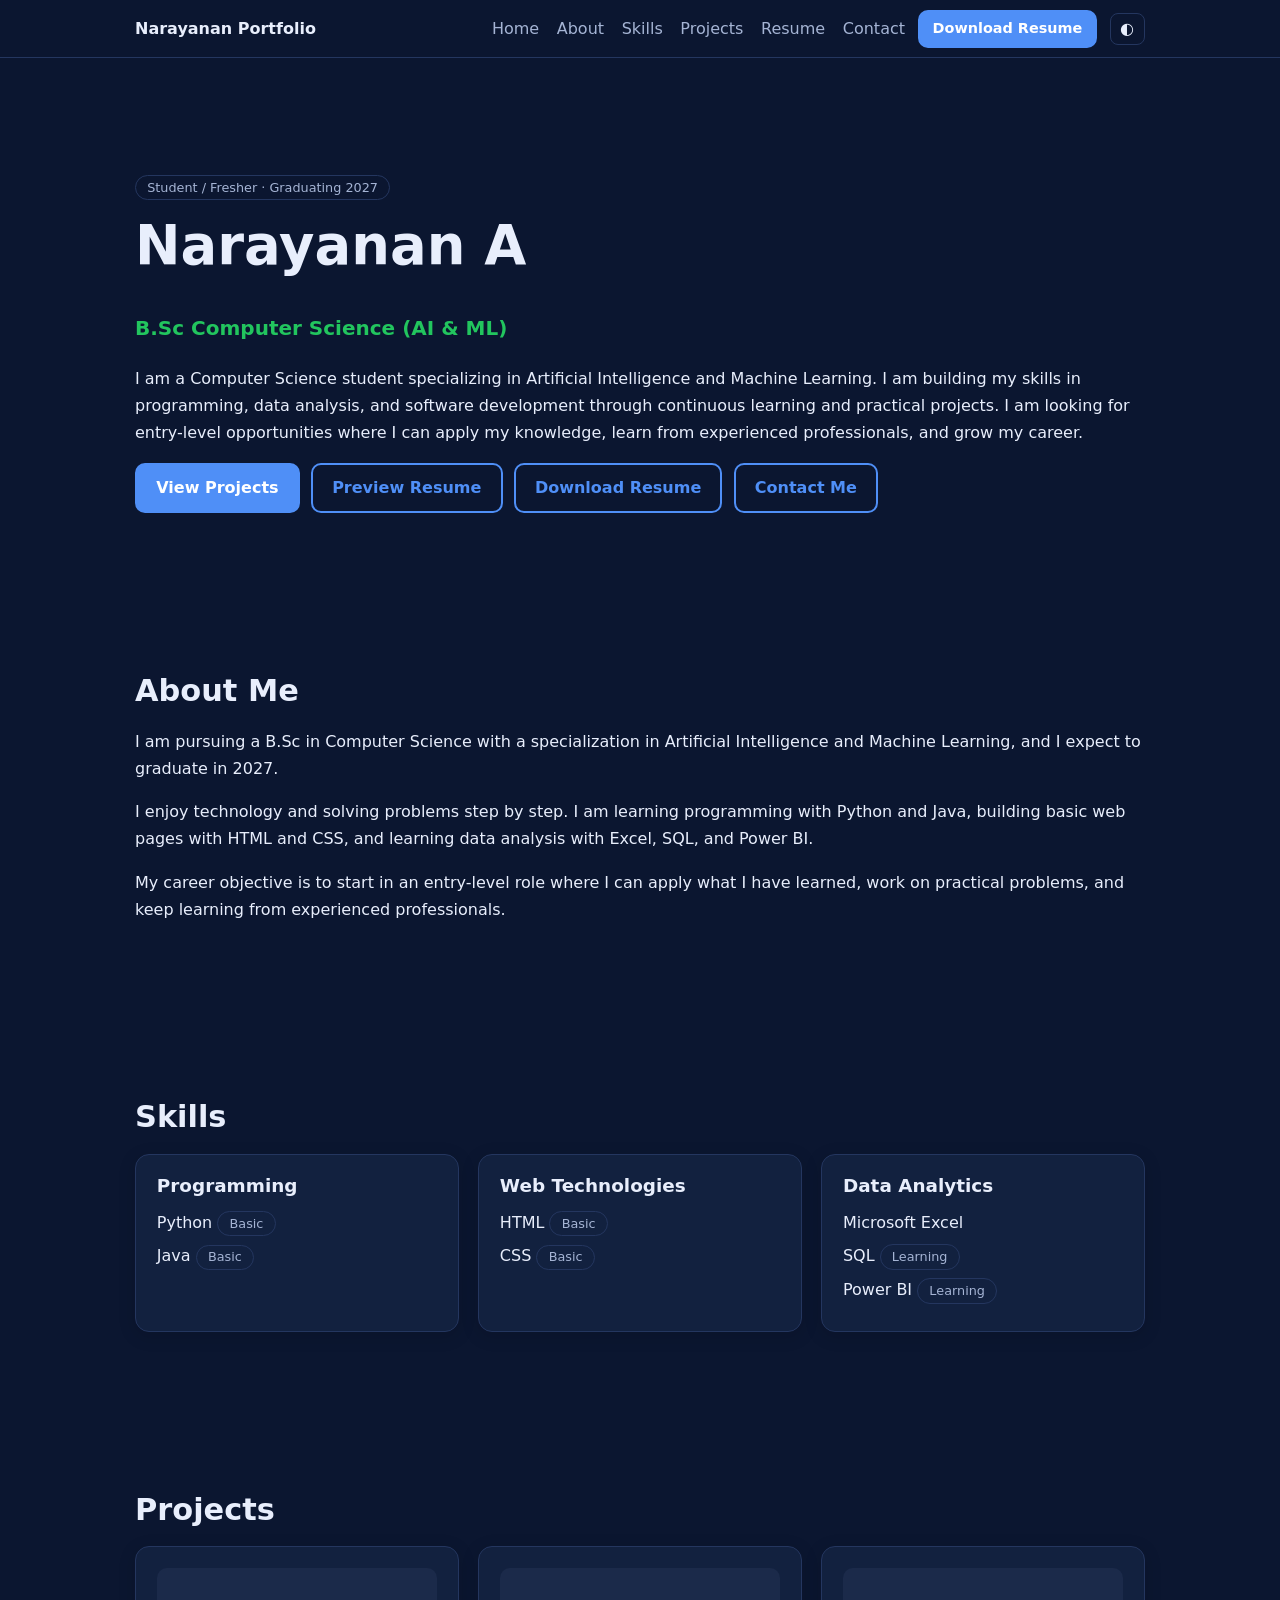
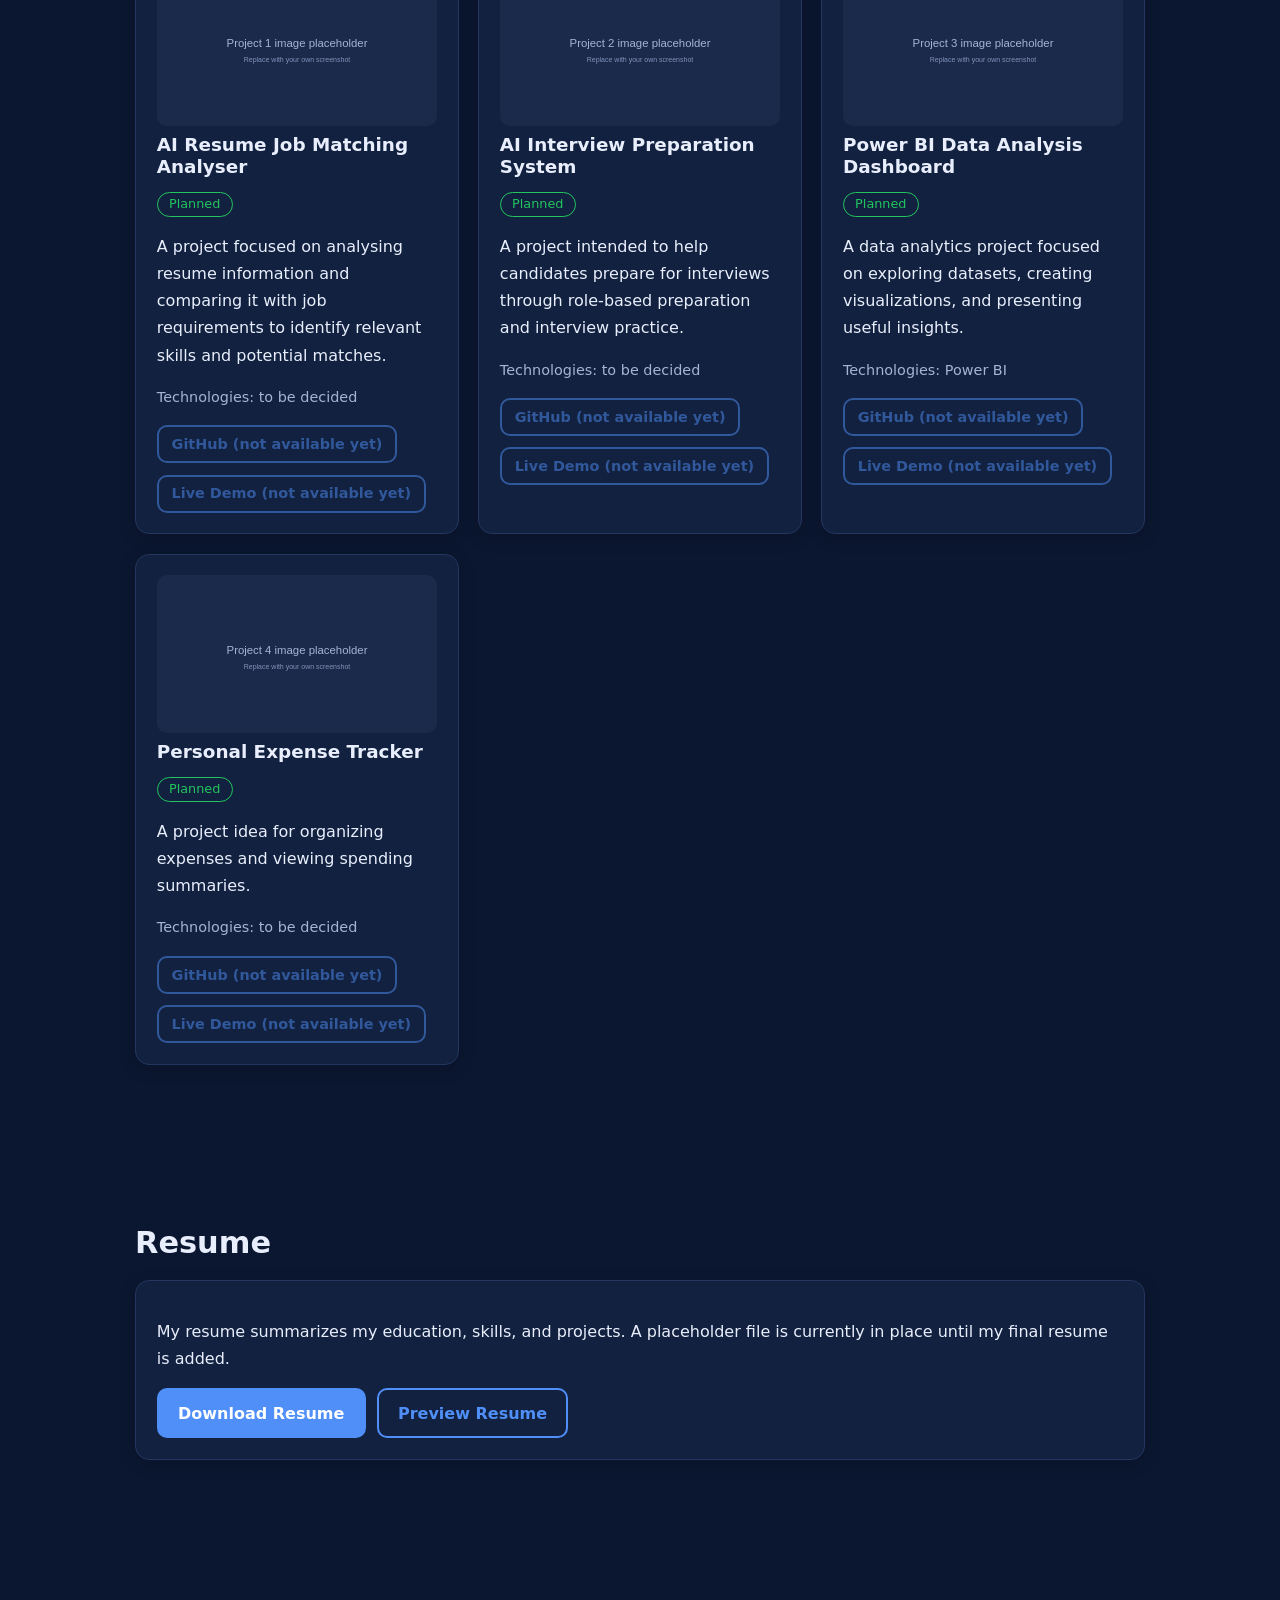
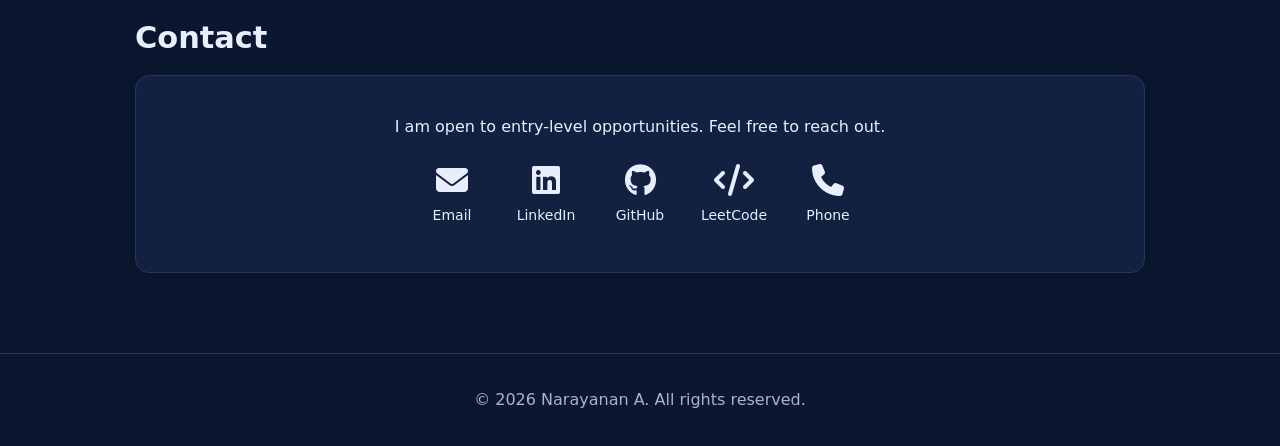
<file: index.html>
<!doctype html>
<html lang="en">
<head>
<meta charset="utf-8"><meta name="viewport" content="width=device-width,initial-scale=1">
<meta name="google-site-verification" content="kLrzwCVkQsb7zzQg_Y3yd9mG9m0kLjvo6OdIfgBkAZg" />

<!-- SEO: edit the URL below (3 places) after you know your real website address -->
<title>Narayanan A | Personal Portfolio</title>
<meta name="description" content="Explore Narayanan A's portfolio, skills, projects, resume, and career interests in Computer Science, Data Analytics, and Software Development.">
<link rel="canonical" href="https://narayanan7669.github.io/Narayanan-A-portfolio/">
<meta property="og:type" content="website"><meta property="og:title" content="Narayanan A | Personal Portfolio">
<meta property="og:description" content="Explore Narayanan A's portfolio, skills, projects, resume, and career interests in Computer Science, Data Analytics, and Software Development.">
<meta property="og:url" content="https://narayanan7669.github.io/Narayanan-A-portfolio/">
<meta name="twitter:card" content="summary">
<link rel="icon" href="assets/images/favicon.svg" type="image/svg+xml">
<link rel="stylesheet" href="css/style.css">

<link rel="stylesheet" href="https://cdnjs.cloudflare.com/ajax/libs/font-awesome/6.7.2/css/all.min.css">

</head>
<body>
<a class="skip" href="#main">Skip to content</a>
<header><div class="bar"><a class="brand" id="brand" href="#home">Narayanan A</a>
<nav id="nav-links" aria-label="Main"></nav>
<a class="btn sm" id="nav-resume" href="assets/Narayanan_Tech_Resume.pdf" download>Download Resume</a>
<button class="ib" id="theme" aria-label="Toggle light or dark theme">◐</button>
<button class="ib" id="burger" aria-label="Open menu" aria-expanded="false">☰</button></div></header>
<main id="main"><section id="home" aria-label="Introduction"><div class="wrap hero"><h1>Narayanan A</h1><p>Computer Science (AI &amp; ML) student. Loading portfolio…</p><noscript><p>Please enable JavaScript to view the full portfolio.</p></noscript></div></section><div id="sections"></div></main>
<footer>© <span id="year"></span> <span id="fname"></span></footer>
<button id="top" aria-label="Scroll to top" hidden>↑</button>
<script src="data/portfolio.js"></script><script src="js/script.js"></script>
</body></html>
</file>
<file: css/style.css>
/* Layout and styling. Colors/fonts/spacing come from data/portfolio.js (theme). */
:root{--bg:#0b1630;--surface:#12213f;--text:#e8eefc;--muted:#a5b4d4;--border:#24365f;--primary:#4f8ff7;--secondary:#22c55e;--font:system-ui,sans-serif;--fs:16px;--hs:1;--card-r:14px;--btn-r:10px;--space:5rem}
*{box-sizing:border-box}html{scroll-behavior:smooth;scroll-padding-top:72px;font-size:var(--fs)}
body{margin:0;background:var(--bg);color:var(--text);font-family:var(--font);line-height:1.7}
a{color:var(--primary)}h1,h2,h3{line-height:1.2;margin:0 0 .6em}h1{font-size:calc(clamp(2.2rem,6vw,3.4rem)*var(--hs))}h2{font-size:calc(1.9rem*var(--hs))}h3{font-size:calc(1.15rem*var(--hs))}
.wrap{max-width:1050px;margin:auto;padding:var(--space) 1.25rem}.hero{padding-top:calc(var(--space)*1.3)}.lead{font-size:1.25rem;color:var(--secondary);font-weight:600}
.skip{position:absolute;left:-999px}.skip:focus{left:8px;top:8px;z-index:99;background:var(--primary);color:#fff;padding:.5rem}
header{position:sticky;top:0;z-index:20;background:var(--bg);border-bottom:1px solid var(--border)}
.bar{max-width:1050px;margin:auto;padding:.6rem 1.25rem;display:flex;align-items:center;gap:.8rem}.brand{font-weight:700;color:var(--text);text-decoration:none;margin-right:auto}
#nav-links{display:flex;gap:1.1rem}#nav-links a{color:var(--muted);text-decoration:none}#nav-links a:hover{color:var(--primary)}
.btn{display:inline-block;background:var(--primary);color:#fff;border:2px solid var(--primary);padding:.6rem 1.2rem;border-radius:var(--btn-r);text-decoration:none;font:inherit;font-weight:600;cursor:pointer;transition:transform .15s}.btn:hover{transform:translateY(-2px)}
.btn.ghost{background:none;color:var(--primary)}.btn.sm{padding:.3rem .8rem;font-size:.9rem}.btn.off{opacity:.5;cursor:not-allowed}.btn.off:hover{transform:none}
.ib{background:none;border:1px solid var(--border);color:var(--text);border-radius:8px;padding:.35rem .6rem;cursor:pointer;font-size:1rem}#burger{display:none}
:focus-visible{outline:3px solid var(--primary);outline-offset:2px}
.card{background:var(--surface);border:1px solid var(--border);border-radius:var(--card-r);padding:1.3rem;box-shadow:0 4px 18px #0002}
.grid{display:grid;grid-template-columns:repeat(auto-fit,minmax(240px,1fr));gap:1.2rem}.grid.wide{grid-template-columns:repeat(auto-fit,minmax(300px,1fr))}
.card img{width:100%;height:auto;border-radius:calc(var(--card-r) - 4px)}.plain{list-style:none;padding:0;margin:0}.plain li{margin:.4rem 0}
.pill{display:inline-block;font-size:.8rem;border:1px solid var(--border);border-radius:99px;padding:.05rem .7rem;color:var(--muted)}.pill.st{color:var(--secondary);border-color:var(--secondary)}
.row{display:flex;gap:.7rem;flex-wrap:wrap;margin-top:1rem}.muted{color:var(--muted)}.small{font-size:.9rem}
footer{text-align:center;padding:2rem 1rem;border-top:1px solid var(--border);color:var(--muted)}
#top{position:fixed;right:1rem;bottom:1rem;width:44px;height:44px;border-radius:50%;border:0;background:var(--primary);color:#fff;font-size:1.3rem;cursor:pointer}
.reveal{opacity:0;transform:translateY(16px);transition:.6s}.reveal.in{opacity:1;transform:none}
@media(prefers-reduced-motion:reduce){.reveal{opacity:1;transform:none;transition:none}html{scroll-behavior:auto}}
@media(max-width:720px){#burger{display:block}#nav-links{display:none;position:absolute;top:100%;left:0;right:0;flex-direction:column;background:var(--surface);padding:1rem;border-bottom:1px solid var(--border)}#nav-links.open{display:flex}#nav-resume{display:none}}
#prev-box{margin-top:1rem}#prev-frame{width:100%;height:75vh;min-height:420px;border:1px solid var(--border);border-radius:var(--card-r);background:#fff}

.contact-logos {
  display: flex;
  flex-wrap: wrap;
  gap: 24px;
  margin: 24px 0;
}

.contact-logos a {
  display: flex;
  flex-direction: column;
  align-items: center;
  gap: 8px;
  color: var(--text);
  text-decoration: none;
  font-size: 14px;
}

.contact-logos i {
  font-size: 32px;
}

.contact-logos a:hover {
  color: #0a66c2;
  transform: translateY(-3px);
}

/* Center the Contact section */
#contact .card {
  text-align: center;
}

#contact .contact-logos {
  justify-content: center;
  align-items: center;
}

#contact .contact-logos a {
  min-width: 70px;
}
</file>
